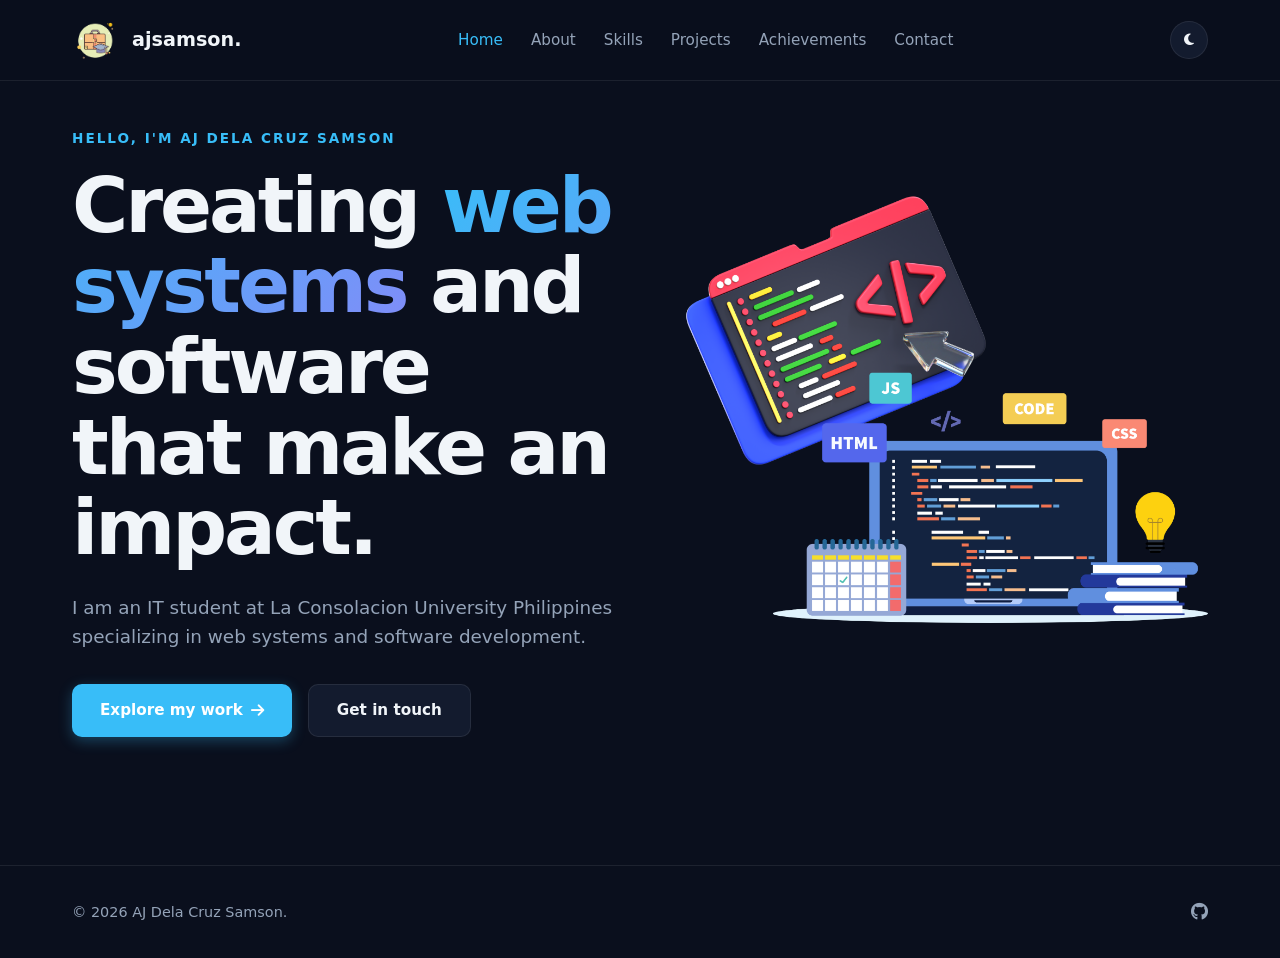
<file: index.html>
<!DOCTYPE html>
<html lang="en">
<head>
    <meta charset="UTF-8">
    <meta name="viewport" content="width=device-width, initial-scale=1.0">
    <title>AJ Samson | Home</title>
    <script>document.documentElement.setAttribute('data-theme', localStorage.getItem('theme') || 'dark');</script>
    <link rel="stylesheet" href="style.css">
    <link rel="stylesheet" href="https://cdnjs.cloudflare.com/ajax/libs/font-awesome/6.4.0/css/all.min.css">
</head>
<body>
    <header class="header">
        <div class="nav-container">
            <a href="index.html" class="logo">
           <img src="Internship.png" alt="Logo" style="width: 48px; height: 48px; max-width: 48px; object-fit: contain;">
           <span>ajsamson.</span>
         </a>   
            <nav class="navbar">
                <a href="index.html" class="nav-link active">Home</a>
                <a href="about.html" class="nav-link">About</a>
                <a href="skills.html" class="nav-link">Skills</a>
                <a href="projects.html" class="nav-link">Projects</a>
                <a href="achievements.html" class="nav-link">Achievements</a>
                <a href="contact.html" class="nav-link">Contact</a>
            </nav>
            <div class="nav-actions">
                <button id="theme-toggle" class="theme-btn" aria-label="Toggle Theme"><i class="fa-solid fa-moon"></i></button>
                <button id="mobile-menu" class="menu-toggle"><i class="fa-solid fa-bars"></i></button>
            </div>
        </div>
    </header>

    <main class="page-container home-hero">
        <section class="hero-content" aria-labelledby="home-title">
            <span class="section-number">HELLO, I'M AJ DELA CRUZ SAMSON</span>
            <h1 id="home-title" class="hero-title">Creating <span>web systems</span> and software that make an impact.</h1>
            <p class="hero-description">I am an IT student at La Consolacion University Philippines specializing in web systems and software development.</p>
            <div class="hero-actions">
                <a href="projects.html" class="btn primary-btn">Explore my work <i class="fa-solid fa-arrow-right"></i></a>
                <a href="contact.html" class="btn secondary-btn">Get in touch</a>
            </div>
        </section>
        <figure class="hero-visual">
            <img src="developer.png" alt="Illustration of a web development workspace">
        </figure>
    </main>

    <footer class="footer">
        <div class="container footer-flex" style="max-width: 1200px; margin: 0 auto; display: flex; justify-content: space-between; padding: 0 2rem;">
            <p>&copy; 2026 AJ Dela Cruz Samson.</p>
            <div class="footer-socials"><a href="https://github.com/samsonaj822-lgtm" target="_blank"><i class="fa-brands fa-github"></i></a></div>
        </div>
    </footer>
    <script src="script.js"></script>
</body>
</html>
</file>
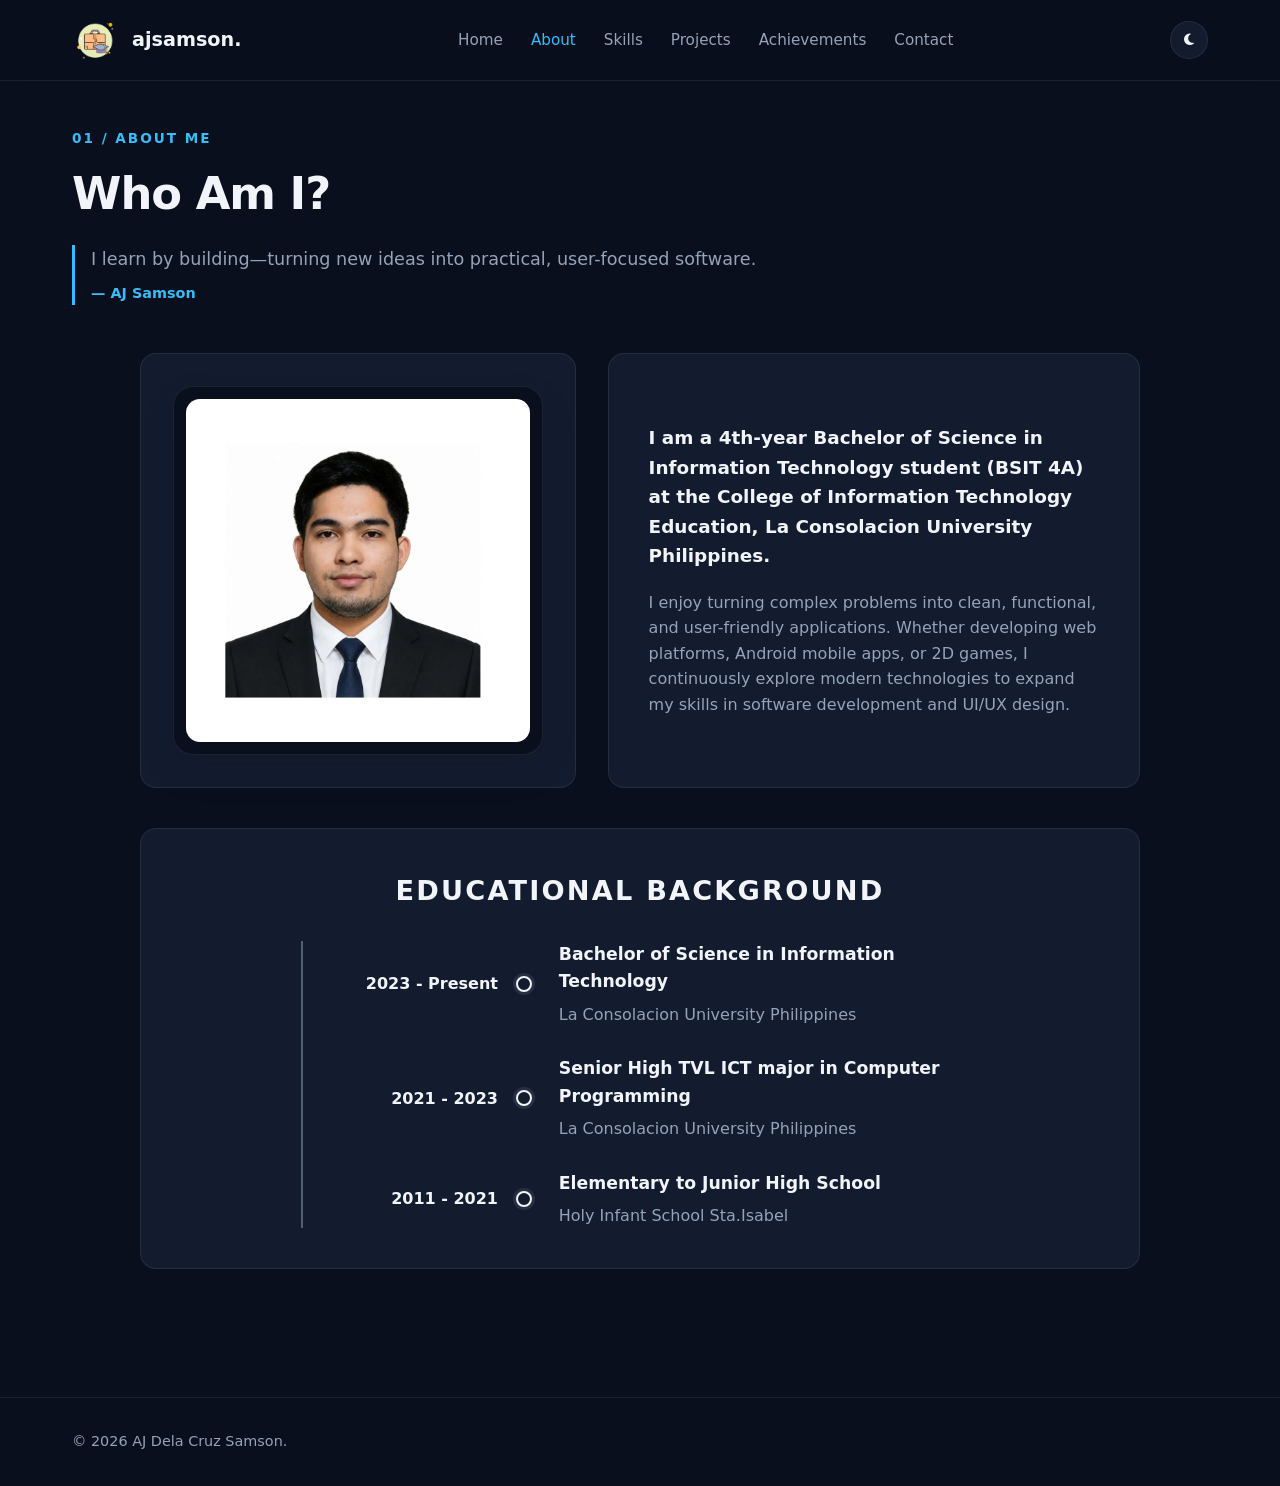
<file: about.html>
<!DOCTYPE html>
<html lang="en">
<head>
    <meta charset="UTF-8">
    <meta name="viewport" content="width=device-width, initial-scale=1.0">
    <title>AJ Samson | About Me</title>
    <script>document.documentElement.setAttribute('data-theme', localStorage.getItem('theme') || 'dark');</script>
    <link rel="stylesheet" href="style.css">
    <link rel="stylesheet" href="https://cdnjs.cloudflare.com/ajax/libs/font-awesome/6.4.0/css/all.min.css">
</head>
<body>
    <header class="header">
        <div class="nav-container">
            <a href="index.html" class="logo">
           <img src="Internship.png" alt="Logo" style="width: 48px; height: 48px; max-width: 48px; object-fit: contain;">
           <span>ajsamson.</span>
         </a>   
            <nav class="navbar">
                <a href="index.html" class="nav-link">Home</a>
                <a href="about.html" class="nav-link active">About</a>
                <a href="skills.html" class="nav-link">Skills</a>
                <a href="projects.html" class="nav-link">Projects</a>
                <a href="achievements.html" class="nav-link">Achievements</a>
                <a href="contact.html" class="nav-link">Contact</a>
            </nav>
            <div class="nav-actions">
                <button id="theme-toggle" class="theme-btn"><i class="fa-solid fa-moon"></i></button>
                <button id="mobile-menu" class="menu-toggle"><i class="fa-solid fa-bars"></i></button>
            </div>
        </div>
    </header>

    <main class="page-container">
        <div class="page-header">
            <span class="section-number">01 / ABOUT ME</span>
            <h1>Who Am I?</h1>
            <blockquote class="about-tagline">
                <p>I learn by building—turning new ideas into practical, user-focused software.</p>
                <footer>— AJ Samson</footer>
            </blockquote>
        </div>
        <div class="about-layout">
            <figure class="about-profile card-box">
                <div class="about-image-frame">
                    <img src="profile.png" alt="Professional portrait of AJ Samson">
                </div>
            </figure>
            <section class="about-copy card-box" aria-label="About my background">
                <p class="about-intro">I am a 4th-year Bachelor of Science in Information Technology student (BSIT 4A) at the College of Information Technology Education, La Consolacion University Philippines.</p>
                <p class="about-description">I enjoy turning complex problems into clean, functional, and user-friendly applications. Whether developing web platforms, Android mobile apps, or 2D games, I continuously explore modern technologies to expand my skills in software development and UI/UX design.</p>
            </section>
        </div>

        <section class="education-card card-box" aria-label="Educational background">
            <h2>Educational Background</h2>
            <div class="education-timeline">
                <div class="education-item">
                    <div class="education-year">2023 - Present</div>
                    <div class="education-dot" aria-hidden="true"></div>
                    <div class="education-details">
                        <h3>Bachelor of Science in Information Technology</h3>
                        <p>La Consolacion University Philippines</p>
                    </div>
                </div>

                <div class="education-item">
                    <div class="education-year">2021 - 2023</div>
                    <div class="education-dot" aria-hidden="true"></div>
                    <div class="education-details">
                        <h3>Senior High TVL ICT major in Computer Programming</h3>
                        <p>La Consolacion University Philippines</p>
                    </div>
                </div>

                <div class="education-item">
                    <div class="education-year">2011 - 2021</div>
                    <div class="education-dot" aria-hidden="true"></div>
                    <div class="education-details">
                        <h3>Elementary to Junior High School</h3>
                        <p>Holy Infant School Sta.Isabel</p>
                    </div>
                </div>
            </div>
        </section>
    </main>

    <footer class="footer"><div class="footer-flex"><p>&copy; 2026 AJ Dela Cruz Samson.</p></div></footer>
    <script src="script.js"></script>
</body>
</html>
</file>
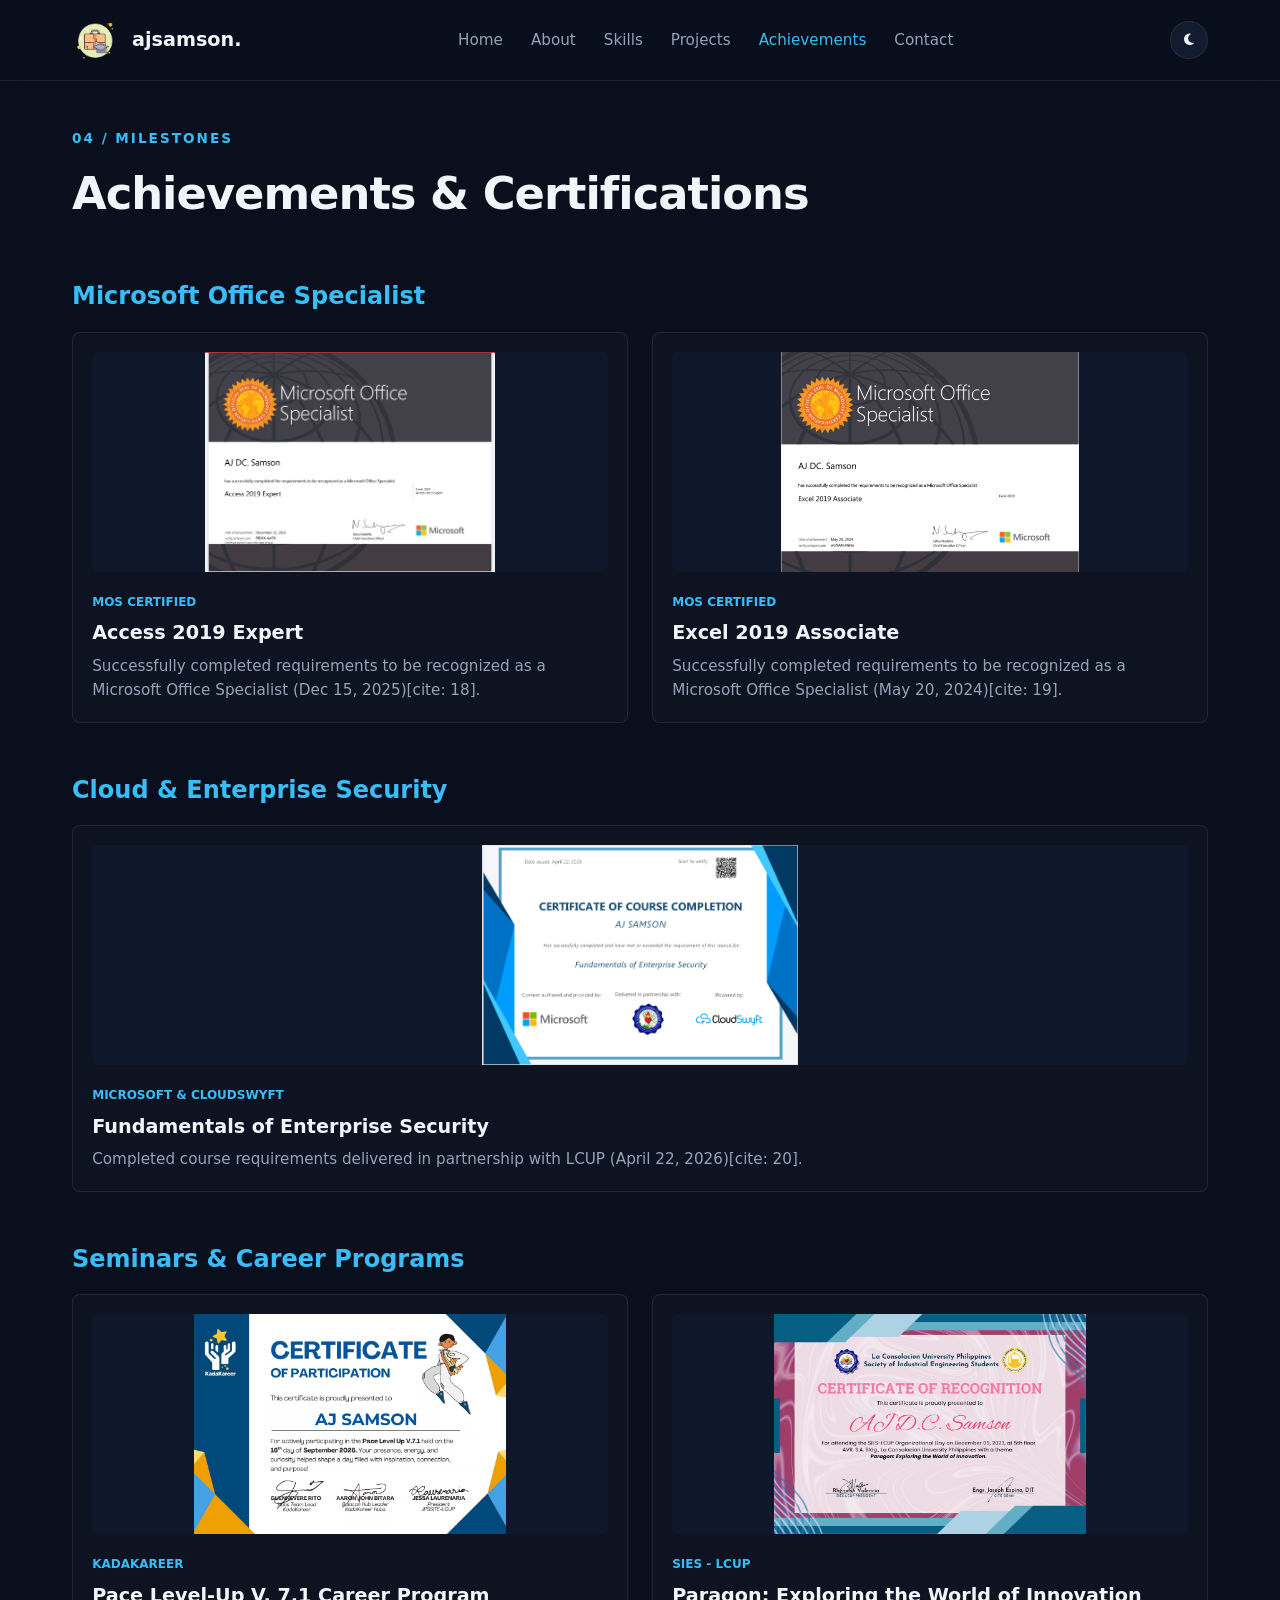
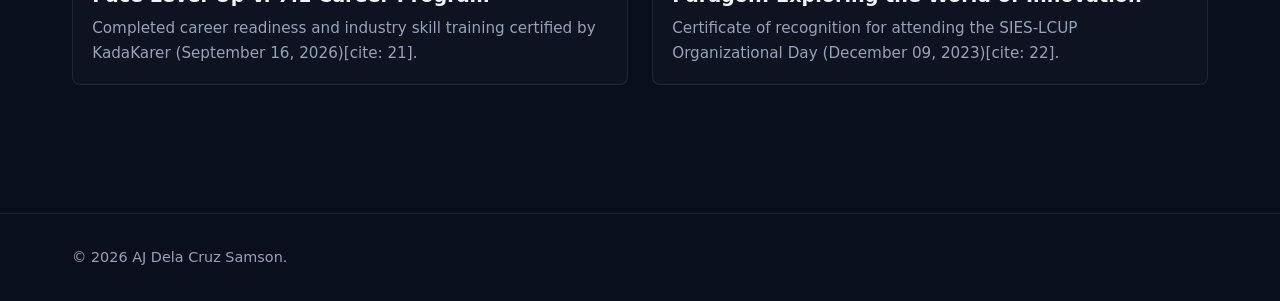
<file: achievements.html>
<!DOCTYPE html>
<html lang="en">
<head>
    <meta charset="UTF-8">
    <meta name="viewport" content="width=device-width, initial-scale=1.0">
    <title>AJ Samson | Achievements</title>
    <script>document.documentElement.setAttribute('data-theme', localStorage.getItem('theme') || 'dark');</script>
    <link rel="stylesheet" href="style.css">
    <link rel="stylesheet" href="https://cdnjs.cloudflare.com/ajax/libs/font-awesome/6.4.0/css/all.min.css">
</head>
<body>
    <header class="header">
        <div class="nav-container">
            <a href="index.html" class="logo">
               <img src="Internship.png" alt="Logo" style="width: 48px; height: 48px; max-width: 48px; object-fit: contain;">
               <span>ajsamson.</span>
            </a>   
            <nav class="navbar">
                <a href="index.html" class="nav-link">Home</a>
                <a href="about.html" class="nav-link">About</a>
                <a href="skills.html" class="nav-link">Skills</a>
                <a href="projects.html" class="nav-link">Projects</a>
                <a href="achievements.html" class="nav-link active">Achievements</a>
                <a href="contact.html" class="nav-link">Contact</a>
            </nav>
            <div class="nav-actions">
                <button id="theme-toggle" class="theme-btn"><i class="fa-solid fa-moon"></i></button>
                <button id="mobile-menu" class="menu-toggle"><i class="fa-solid fa-bars"></i></button>
            </div>
        </div>
    </header>

    <main class="page-container">
        <div class="page-header">
            <span class="section-number">04 / MILESTONES</span>
            <h1>Achievements & Certifications</h1>
        </div>

        <!-- KATEGORYA 1: Microsoft Office Specialist -->
        <h2 style="font-size: 1.5rem; margin-bottom: 1rem; color: var(--accent);">Microsoft Office Specialist</h2>
        <div style="display: grid; grid-template-columns: repeat(auto-fit, minmax(300px, 1fr)); gap: 1.5rem; margin-bottom: 3rem;">
            
            <!-- Access Expert Card -->
            <div class="card-box" style="display: flex; flex-direction: column; gap: 1rem; background: rgba(255, 255, 255, 0.02); padding: 1.2rem; border-radius: 8px;">
                <div style="width: 100%; height: 220px; background: #0f172a; border-radius: 6px; display: flex; align-items: center; justify-content: center; overflow: hidden;">
                    <img src="access.jpg" alt="Access 2019 Expert Certificate" style="width: 100%; height: 100%; object-fit: contain;">
                </div>
                <div>
                    <span style="font-size: 0.75rem; color: var(--accent); font-weight: 600;">MOS CERTIFIED</span>
                    <h3 style="font-size: 1.2rem; font-weight: 600; margin: 0.3rem 0;">Access 2019 Expert</h3>
                    <p style="color: var(--text-muted); font-size: 0.95rem;">Successfully completed requirements to be recognized as a Microsoft Office Specialist (Dec 15, 2025)[cite: 18].</p>
                </div>
            </div>

            <!-- Excel Associate Card -->
            <div class="card-box" style="display: flex; flex-direction: column; gap: 1rem; background: rgba(255, 255, 255, 0.02); padding: 1.2rem; border-radius: 8px;">
                <div style="width: 100%; height: 220px; background: #0f172a; border-radius: 6px; display: flex; align-items: center; justify-content: center; overflow: hidden;">
                    <img src="excel.jpg" alt="Excel 2019 Associate Certificate" style="width: 100%; height: 100%; object-fit: contain;">
                </div>
                <div>
                    <span style="font-size: 0.75rem; color: var(--accent); font-weight: 600;">MOS CERTIFIED</span>
                    <h3 style="font-size: 1.2rem; font-weight: 600; margin: 0.3rem 0;">Excel 2019 Associate</h3>
                    <p style="color: var(--text-muted); font-size: 0.95rem;">Successfully completed requirements to be recognized as a Microsoft Office Specialist (May 20, 2024)[cite: 19].</p>
                </div>
            </div>
        </div>

        <!-- KATEGORYA 2: Cloud & Enterprise Security -->
        <h2 style="font-size: 1.5rem; margin-bottom: 1rem; color: var(--accent);">Cloud & Enterprise Security</h2>
        <div style="display: grid; grid-template-columns: repeat(auto-fit, minmax(300px, 1fr)); gap: 1.5rem; margin-bottom: 3rem;">
            
            <!-- Enterprise Security Card -->
            <div class="card-box" style="display: flex; flex-direction: column; gap: 1rem; background: rgba(255, 255, 255, 0.02); padding: 1.2rem; border-radius: 8px;">
                <div style="width: 100%; height: 220px; background: #0f172a; border-radius: 6px; display: flex; align-items: center; justify-content: center; overflow: hidden;">
                    <img src="security.png" alt="Enterprise Security Certificate" style="width: 100%; height: 100%; object-fit: contain;">
                </div>
                <div>
                    <span style="font-size: 0.75rem; color: var(--accent); font-weight: 600;">MICROSOFT & CLOUDSWYFT</span>
                    <h3 style="font-size: 1.2rem; font-weight: 600; margin: 0.3rem 0;">Fundamentals of Enterprise Security</h3>
                    <p style="color: var(--text-muted); font-size: 0.95rem;">Completed course requirements delivered in partnership with LCUP (April 22, 2026)[cite: 20].</p>
                </div>
            </div>
        </div>

        <!-- KATEGORYA 3: Seminars & Career Programs -->
        <h2 style="font-size: 1.5rem; margin-bottom: 1rem; color: var(--accent);">Seminars & Career Programs</h2>
        <div style="display: grid; grid-template-columns: repeat(auto-fit, minmax(300px, 1fr)); gap: 1.5rem;">
            
            <!-- Pace Level-Up Card -->
            <div class="card-box" style="display: flex; flex-direction: column; gap: 1rem; background: rgba(255, 255, 255, 0.02); padding: 1.2rem; border-radius: 8px;">
                <div style="width: 100%; height: 220px; background: #0f172a; border-radius: 6px; display: flex; align-items: center; justify-content: center; overflow: hidden;">
                    <img src="pace.png" alt="Pace Level Up Certificate" style="width: 100%; height: 100%; object-fit: contain;">
                </div>
                <div>
                    <span style="font-size: 0.75rem; color: var(--accent); font-weight: 600;">KADAKAREER</span>
                    <h3 style="font-size: 1.2rem; font-weight: 600; margin: 0.3rem 0;">Pace Level-Up V. 7.1 Career Program</h3>
                    <p style="color: var(--text-muted); font-size: 0.95rem;">Completed career readiness and industry skill training certified by KadaKarer (September 16, 2026)[cite: 21].</p>
                </div>
            </div>

            <!-- Paragon Card -->
            <div class="card-box" style="display: flex; flex-direction: column; gap: 1rem; background: rgba(255, 255, 255, 0.02); padding: 1.2rem; border-radius: 8px;">
                <div style="width: 100%; height: 220px; background: #0f172a; border-radius: 6px; display: flex; align-items: center; justify-content: center; overflow: hidden;">
                    <img src="paragon.png" alt="Paragon Certificate" style="width: 100%; height: 100%; object-fit: contain;">
                </div>
                <div>
                    <span style="font-size: 0.75rem; color: var(--accent); font-weight: 600;">SIES - LCUP</span>
                    <h3 style="font-size: 1.2rem; font-weight: 600; margin: 0.3rem 0;">Paragon: Exploring the World of Innovation</h3>
                    <p style="color: var(--text-muted); font-size: 0.95rem;">Certificate of recognition for attending the SIES-LCUP Organizational Day (December 09, 2023)[cite: 22].</p>
                </div>
            </div>
        </div>
    </main>

    <footer class="footer"><div class="footer-flex"><p>&copy; 2026 AJ Dela Cruz Samson.</p></div></footer>
    <script src="script.js"></script>
</body>
</html>
</file>
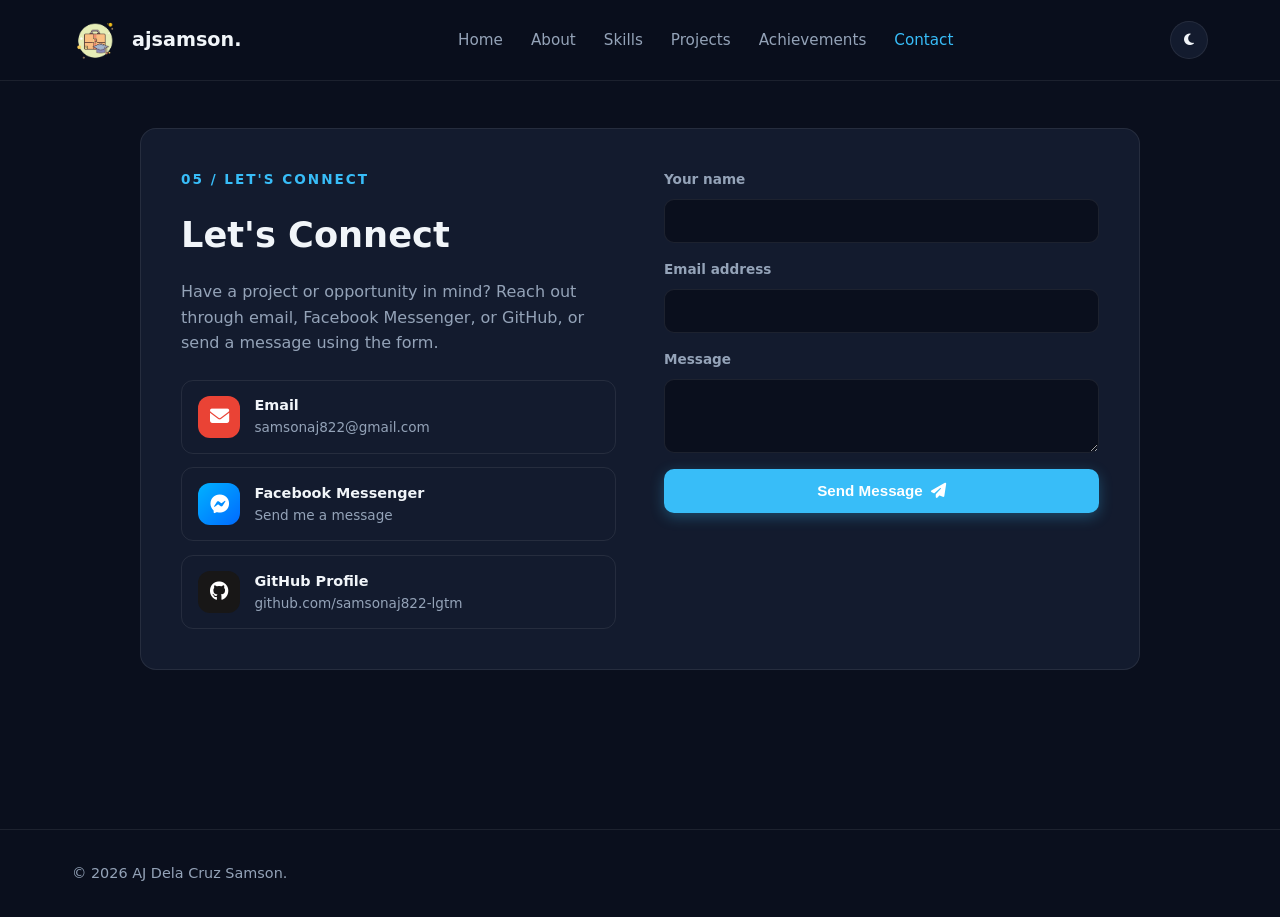
<file: contact.html>
<!DOCTYPE html>
<html lang="en">
<head>
    <meta charset="UTF-8">
    <meta name="viewport" content="width=device-width, initial-scale=1.0">
    <title>AJ Samson | Contact</title>
    <script>document.documentElement.setAttribute('data-theme', localStorage.getItem('theme') || 'dark');</script>
    <link rel="stylesheet" href="style.css">
    <link rel="stylesheet" href="https://cdnjs.cloudflare.com/ajax/libs/font-awesome/6.4.0/css/all.min.css">
</head>
<body>
    <header class="header">
        <div class="nav-container">
            <a href="index.html" class="logo">
           <img src="Internship.png" alt="Logo" style="width: 48px; height: 48px; max-width: 48px; object-fit: contain;">
           <span>ajsamson.</span>
         </a>   
            <nav class="navbar">
                <a href="index.html" class="nav-link">Home</a>
                <a href="about.html" class="nav-link">About</a>
                <a href="skills.html" class="nav-link">Skills</a>
                <a href="projects.html" class="nav-link">Projects</a>
                <a href="achievements.html" class="nav-link">Achievements</a>
                <a href="contact.html" class="nav-link active">Contact</a>
            </nav>
            <div class="nav-actions">
                <button id="theme-toggle" class="theme-btn"><i class="fa-solid fa-moon"></i></button>
                <button id="mobile-menu" class="menu-toggle"><i class="fa-solid fa-bars"></i></button>
            </div>
        </div>
    </header>

    <main class="page-container">
        <div class="card-box" style="display: grid; grid-template-columns: repeat(auto-fit, minmax(280px, 1fr)); gap: 3rem; max-width: 1000px; margin: 0 auto;">
            <div>
                <span class="section-number">05 / LET'S CONNECT</span>
                <h1 style="font-size: 2.2rem; margin: 1rem 0;">Let's Connect</h1>
                <p class="contact-intro">Have a project or opportunity in mind? Reach out through email, Facebook Messenger, or GitHub, or send a message using the form.</p>
                <div class="contact-methods" aria-label="Contact options">
                    <a class="contact-method" href="https://mail.google.com/mail/?view=cm&amp;fs=1&amp;to=samsonaj822@gmail.com" target="_blank" rel="noopener noreferrer">
                        <span class="contact-method-icon email-icon" aria-hidden="true"><i class="fa-solid fa-envelope"></i></span>
                        <span class="contact-method-text">
                            <span class="contact-method-label">Email</span>
                            <span class="contact-method-value">samsonaj822@gmail.com</span>
                        </span>
                    </a>
                    <a class="contact-method" href="https://www.facebook.com/messages/t/aj.samson.252402" target="_blank" rel="noopener noreferrer">
                        <span class="contact-method-icon messenger-icon" aria-hidden="true"><i class="fa-brands fa-facebook-messenger"></i></span>
                        <span class="contact-method-text">
                            <span class="contact-method-label">Facebook Messenger</span>
                            <span class="contact-method-value">Send me a message</span>
                        </span>
                    </a>
                    <a class="contact-method" href="https://github.com/samsonaj822-lgtm" target="_blank" rel="noopener noreferrer">
                        <span class="contact-method-icon github-icon" aria-hidden="true"><i class="fa-brands fa-github"></i></span>
                        <span class="contact-method-text">
                            <span class="contact-method-label">GitHub Profile</span>
                            <span class="contact-method-value">github.com/samsonaj822-lgtm</span>
                        </span>
                    </a>
                </div>
            </div>
            <form id="contact-form" action="https://formspree.io/f/xnpdnlyr" method="POST" style="display: flex; flex-direction: column; gap: 1rem;">
                <input type="hidden" name="_subject" value="New message from your portfolio">
                <div style="display: flex; flex-direction: column; gap: 0.5rem;">
                    <label for="name" style="font-size: 0.85rem; font-weight: 600; color: var(--text-muted);">Your name</label>
                    <input type="text" id="name" name="name" autocomplete="name" required style="background: var(--bg-primary); border: 1px solid var(--border-color); padding: 0.85rem; border-radius: 10px; color: var(--text-main);">
                </div>
                <div style="display: flex; flex-direction: column; gap: 0.5rem;">
                    <label for="email" style="font-size: 0.85rem; font-weight: 600; color: var(--text-muted);">Email address</label>
                    <input type="email" id="email" name="email" autocomplete="email" required style="background: var(--bg-primary); border: 1px solid var(--border-color); padding: 0.85rem; border-radius: 10px; color: var(--text-main);">
                </div>
                <div style="display: flex; flex-direction: column; gap: 0.5rem;">
                    <label for="message" style="font-size: 0.85rem; font-weight: 600; color: var(--text-muted);">Message</label>
                    <textarea id="message" name="message" rows="3" required style="background: var(--bg-primary); border: 1px solid var(--border-color); padding: 0.85rem; border-radius: 10px; color: var(--text-main); font-family: inherit;"></textarea>
                </div>
                <button type="submit" class="btn primary-btn" style="justify-content: center;">Send Message <i class="fa-solid fa-paper-plane"></i></button>
            </form>
        </div>
    </main>

    <footer class="footer"><div class="footer-flex"><p>&copy; 2026 AJ Dela Cruz Samson.</p></div></footer>
    <script src="script.js"></script>
</body>
</html>
</file>
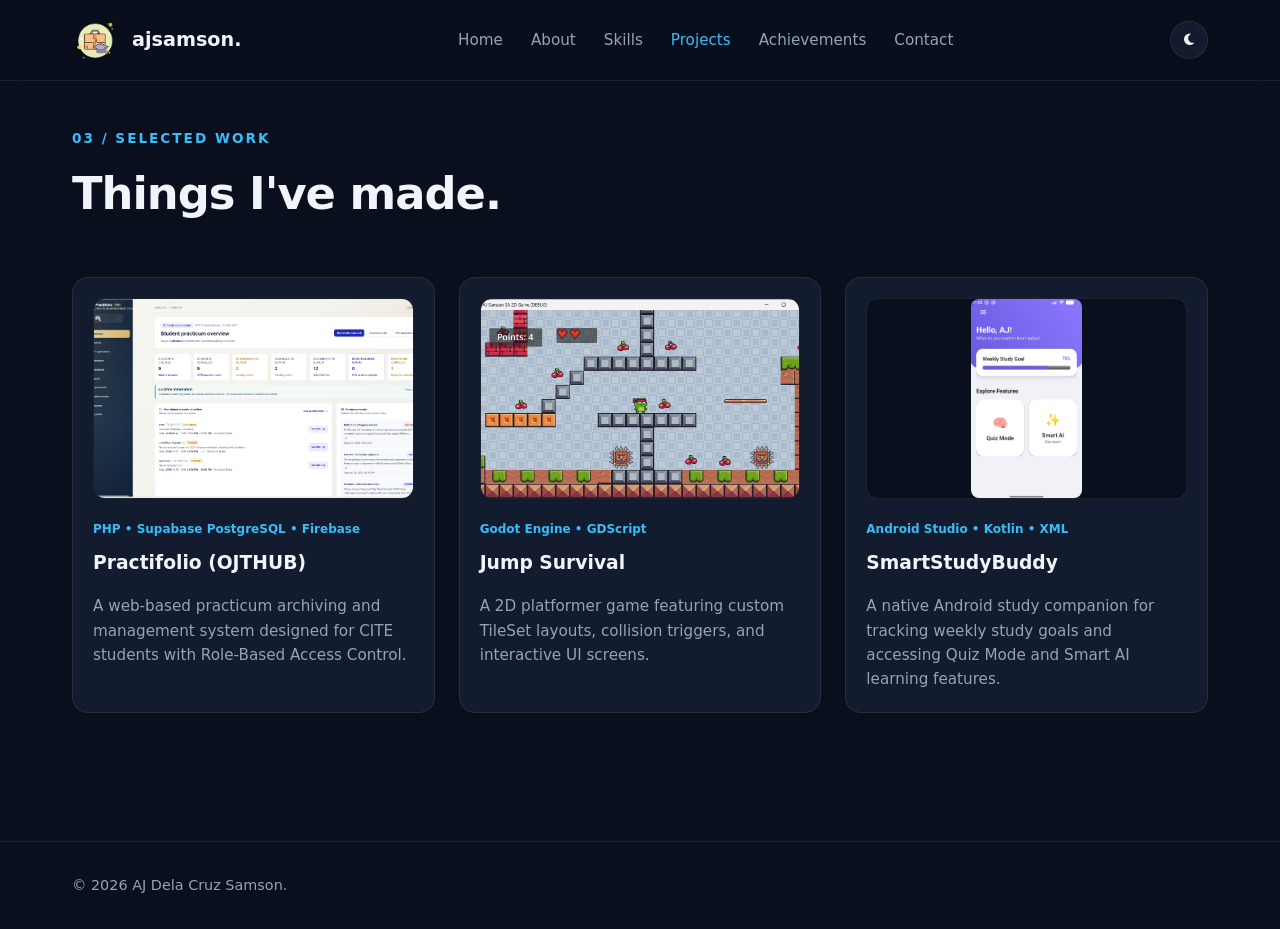
<file: projects.html>
<!DOCTYPE html>
<html lang="en">
<head>
    <meta charset="UTF-8">
    <meta name="viewport" content="width=device-width, initial-scale=1.0">
    <title>AJ Samson | Projects</title>
    <script>document.documentElement.setAttribute('data-theme', localStorage.getItem('theme') || 'dark');</script>
    <link rel="stylesheet" href="style.css">
    <link rel="stylesheet" href="https://cdnjs.cloudflare.com/ajax/libs/font-awesome/6.4.0/css/all.min.css">
</head>
<body>
    <header class="header">
        <div class="nav-container">
           <a href="index.html" class="logo">
           <img src="Internship.png" alt="Logo" style="width: 48px; height: 48px; max-width: 48px; object-fit: contain;">
           <span>ajsamson.</span>
         </a>   
            <nav class="navbar">
                <a href="index.html" class="nav-link">Home</a>
                <a href="about.html" class="nav-link">About</a>
                <a href="skills.html" class="nav-link">Skills</a>
                <a href="projects.html" class="nav-link active">Projects</a>
                <a href="achievements.html" class="nav-link">Achievements</a>
                <a href="contact.html" class="nav-link">Contact</a>
            </nav>
            <div class="nav-actions">
                <button id="theme-toggle" class="theme-btn"><i class="fa-solid fa-moon"></i></button>
                <button id="mobile-menu" class="menu-toggle"><i class="fa-solid fa-bars"></i></button>
            </div>
        </div>
    </header>

    <main class="page-container">
        <div class="page-header">
            <span class="section-number">03 / SELECTED WORK</span>
            <h1>Things I've made.</h1>
        </div>
        <div class="project-grid">
            <article class="card-box project-card">
                <div class="project-image-frame">
                    <img class="project-image" src="ojt.png" alt="Practifolio dashboard showing practicum records and student progress">
                </div>
                <div class="project-content">
                    <span style="font-size: 0.75rem; color: var(--accent); font-weight: 600;">PHP • Supabase PostgreSQL • Firebase</span>
                    <h3 style="margin: 0.5rem 0 1rem;">Practifolio (OJTHUB)</h3>
                    <p style="color: var(--text-muted); font-size: 0.95rem;">A web-based practicum archiving and management system designed for CITE students with Role-Based Access Control.</p>
                </div>
            </article>
            <article class="card-box project-card">
                <div class="project-image-frame">
                    <img class="project-image" src="jump.png" alt="Jump Survival gameplay with a points counter and platform obstacles">
                </div>
                <div class="project-content">
                    <span style="font-size: 0.75rem; color: var(--accent); font-weight: 600;">Godot Engine • GDScript</span>
                    <h3 style="margin: 0.5rem 0 1rem;">Jump Survival</h3>
                    <p style="color: var(--text-muted); font-size: 0.95rem;">A 2D platformer game featuring custom TileSet layouts, collision triggers, and interactive UI screens.</p>
                </div>
            </article>
            <article class="card-box project-card">
                <div class="project-image-frame project-image-frame-phone">
                    <img class="project-image project-image-phone" src="mobile.png" alt="Android app screen showing a weekly study goal and learning features">
                </div>
                <div class="project-content">
                    <span style="font-size: 0.75rem; color: var(--accent); font-weight: 600;">Android Studio • Kotlin • XML</span>
                    <h3 style="margin: 0.5rem 0 1rem;">SmartStudyBuddy</h3>
                    <p style="color: var(--text-muted); font-size: 0.95rem;">A native Android study companion for tracking weekly study goals and accessing Quiz Mode and Smart AI learning features.</p>
                </div>
            </article>
        </div>
    </main>

    <footer class="footer"><div class="footer-flex"><p>&copy; 2026 AJ Dela Cruz Samson.</p></div></footer>
    <script src="script.js"></script>
</body>
</html>
</file>
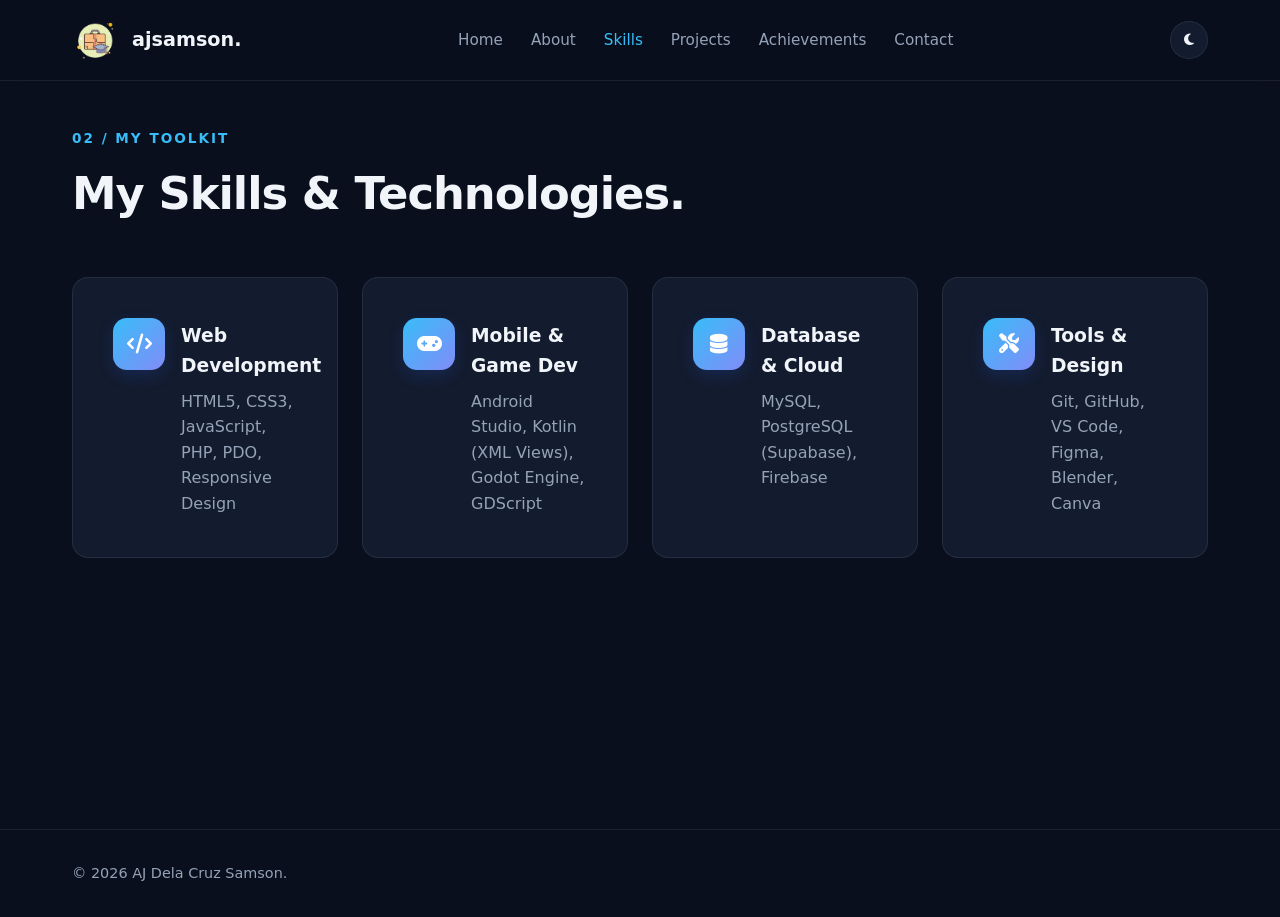
<file: skills.html>
<!DOCTYPE html>
<html lang="en">
<head>
    <meta charset="UTF-8">
    <meta name="viewport" content="width=device-width, initial-scale=1.0">
    <title>AJ Samson | Skills & Toolkit</title>
    <script>document.documentElement.setAttribute('data-theme', localStorage.getItem('theme') || 'dark');</script>
    <link rel="stylesheet" href="style.css">
    <link rel="stylesheet" href="https://cdnjs.cloudflare.com/ajax/libs/font-awesome/6.4.0/css/all.min.css">
</head>
<body>
    <header class="header">
        <div class="nav-container">
           <a href="index.html" class="logo">
           <img src="Internship.png" alt="Logo" style="width: 48px; height: 48px; max-width: 48px; object-fit: contain;">
           <span>ajsamson.</span>
         </a>   
            <nav class="navbar">
                <a href="index.html" class="nav-link">Home</a>
                <a href="about.html" class="nav-link">About</a>
                <a href="skills.html" class="nav-link active">Skills</a>
                <a href="projects.html" class="nav-link">Projects</a>
                <a href="achievements.html" class="nav-link">Achievements</a>
                <a href="contact.html" class="nav-link">Contact</a>
            </nav>
            <div class="nav-actions">
                <button id="theme-toggle" class="theme-btn"><i class="fa-solid fa-moon"></i></button>
                <button id="mobile-menu" class="menu-toggle"><i class="fa-solid fa-bars"></i></button>
            </div>
        </div>
    </header>

    <main class="page-container">
        <div class="page-header">
            <span class="section-number">02 / MY TOOLKIT</span>
            <h1>My Skills & Technologies.</h1>
        </div>
        <div class="skill-grid">
            <article class="card-box skill-card">
                <span class="skill-icon" aria-hidden="true"><i class="fa-solid fa-code"></i></span>
                <div><h3>Web Development</h3><p>HTML5, CSS3, JavaScript, PHP, PDO, Responsive Design</p></div>
            </article>
            <article class="card-box skill-card">
                <span class="skill-icon" aria-hidden="true"><i class="fa-solid fa-gamepad"></i></span>
                <div><h3>Mobile & Game Dev</h3><p>Android Studio, Kotlin (XML Views), Godot Engine, GDScript</p></div>
            </article>
            <article class="card-box skill-card">
                <span class="skill-icon" aria-hidden="true"><i class="fa-solid fa-database"></i></span>
                <div><h3>Database & Cloud</h3><p>MySQL, PostgreSQL (Supabase), Firebase</p></div>
            </article>
            <article class="card-box skill-card">
                <span class="skill-icon" aria-hidden="true"><i class="fa-solid fa-screwdriver-wrench"></i></span>
                <div><h3>Tools & Design</h3><p>Git, GitHub, VS Code, Figma, Blender, Canva</p></div>
            </article>
        </div>
    </main>

    <footer class="footer"><div class="footer-flex"><p>&copy; 2026 AJ Dela Cruz Samson.</p></div></footer>
    <script src="script.js"></script>
</body>
</html>
</file>
<file: style.css>
:root {
    --bg-primary: #0a0f1d;
    --bg-card: #131b2e;
    --bg-card-hover: #1c2640;
    --text-main: #f1f5f9;
    --text-muted: #94a3b8;
    --accent: #38bdf8;
    --accent-gradient: linear-gradient(135deg, #38bdf8 0%, #818cf8 100%);
    --border-color: rgba(255, 255, 255, 0.08);
    --transition: all 0.3s ease;
}

[data-theme="light"] {
    --bg-primary: #f8fafc;
    --bg-card: #ffffff;
    --bg-card-hover: #f1f5f9;
    --text-main: #0f172a;
    --text-muted: #64748b;
    --accent: #2563eb;
    --accent-gradient: linear-gradient(135deg, #2563eb 0%, #7c3aed 100%);
    --border-color: rgba(0, 0, 0, 0.08);
}

* {
    margin: 0;
    padding: 0;
    box-sizing: border-box;
}

body {
    font-family: 'Segoe UI', system-ui, -apple-system, sans-serif;
    background-color: var(--bg-primary);
    color: var(--text-main);
    line-height: 1.6;
    transition: var(--transition);
}

/* Header & Navbar */
.header {
    position: fixed;
    top: 0;
    left: 0;
    width: 100%;
    z-index: 1000;
    background: rgba(10, 15, 29, 0.85);
    backdrop-filter: blur(12px);
    border-bottom: 1px solid var(--border-color);
    transition: var(--transition);
}

[data-theme="light"] .header {
    background: rgba(248, 250, 252, 0.85);
}

.nav-container {
    max-width: 1200px;
    margin: 0 auto;
    padding: 1rem 2rem;
    display: flex;
    align-items: center;
    justify-content: space-between;
}

.logo {
    display: flex;
    align-items: center;
    gap: 0.75rem;
    text-decoration: none;
    color: var(--text-main);
    font-weight: 700;
    font-size: 1.2rem;
}

.logo-badge {
    background: var(--accent-gradient);
    color: white;
    width: 36px;
    height: 36px;
    border-radius: 8px;
    display: flex;
    align-items: center;
    justify-content: center;
    font-size: 0.95rem;
    font-weight: bold;
}

/* Navbar Links */
.navbar {
    display: flex;
    gap: 1.75rem;
}

.nav-link {
    text-decoration: none;
    color: var(--text-muted);
    font-size: 0.95rem;
    font-weight: 500;
    transition: var(--transition);
}

.nav-link:hover, .nav-link.active {
    color: var(--accent);
}

.nav-actions {
    display: flex;
    align-items: center;
    gap: 1rem;
}

.theme-btn {
    background: var(--bg-card);
    border: 1px solid var(--border-color);
    color: var(--text-main);
    width: 38px;
    height: 38px;
    border-radius: 50%;
    cursor: pointer;
    display: flex;
    align-items: center;
    justify-content: center;
    transition: var(--transition);
}

.theme-btn:hover {
    border-color: var(--accent);
}

/* Mobile Hamburger Menu Toggle */
.menu-toggle {
    display: none;
    background: none;
    border: none;
    color: var(--text-main);
    font-size: 1.5rem;
    cursor: pointer;
}

/* Page Wrapper */
.page-container {
    max-width: 1200px;
    margin: 0 auto;
    padding: 8rem 2rem 4rem;
    min-height: 85vh;
}

.page-header {
    margin-bottom: 3rem;
}

.section-number {
    font-size: 0.85rem;
    font-weight: 700;
    color: var(--accent);
    letter-spacing: 2px;
    display: block;
    margin-bottom: 0.5rem;
}

.page-header h1 {
    font-size: 2.8rem;
    font-weight: 800;
    letter-spacing: -1px;
}

.about-tagline {
    max-width: 700px;
    margin: 1rem 0 0;
    padding-left: 1rem;
    border-left: 3px solid var(--accent);
    color: var(--text-muted);
}

.about-tagline p {
    margin: 0;
    font-size: 1.1rem;
    line-height: 1.6;
}

.about-tagline footer {
    margin-top: 0.5rem;
    color: var(--accent);
    font-size: 0.9rem;
    font-style: normal;
    font-weight: 600;
}

.home-hero {
    display: grid;
    grid-template-columns: minmax(0, 1fr) minmax(300px, 1fr);
    gap: clamp(1.5rem, 4vw, 3rem);
    align-items: center;
    min-height: 75vh;
}

.hero-content {
    max-width: 780px;
}

.hero-visual {
    display: flex;
    justify-content: center;
    margin: 0;
}

.hero-visual img {
    display: block;
    width: 100%;
    max-width: 560px;
    max-height: 65vh;
    object-fit: contain;
}

.hero-title {
    max-width: 15ch;
    margin: 1rem 0 1.5rem;
    font-size: clamp(2.8rem, 6vw, 5rem);
    line-height: 1.05;
    letter-spacing: -0.04em;
}

.hero-title span {
    background: var(--accent-gradient);
    background-clip: text;
    -webkit-background-clip: text;
    -webkit-text-fill-color: transparent;
}

.hero-description {
    max-width: 620px;
    margin-bottom: 2rem;
    color: var(--text-muted);
    font-size: 1.15rem;
}

.hero-actions {
    display: flex;
    flex-wrap: wrap;
    gap: 1rem;
}

/* Buttons */
.btn {
    padding: 0.85rem 1.75rem;
    border-radius: 10px;
    font-weight: 600;
    text-decoration: none;
    display: inline-flex;
    align-items: center;
    gap: 0.5rem;
    transition: var(--transition);
    cursor: pointer;
    font-size: 0.95rem;
}

.primary-btn {
    background: var(--accent);
    color: white;
    box-shadow: 0 4px 14px rgba(56, 189, 248, 0.3);
    border: none;
}

.primary-btn:hover {
    transform: translateY(-2px);
    opacity: 0.95;
}

.secondary-btn {
    background: var(--bg-card);
    color: var(--text-main);
    border: 1px solid var(--border-color);
}

.secondary-btn:hover {
    border-color: var(--accent);
    background: var(--bg-card-hover);
}

/* Cards & Layouts */
.card-box {
    background: var(--bg-card);
    border: 1px solid var(--border-color);
    border-radius: 16px;
    padding: 2.5rem;
    transition: var(--transition);
}

.card-box:hover {
    border-color: var(--accent);
}

.skill-grid {
    display: grid;
    grid-template-columns: repeat(auto-fit, minmax(240px, 1fr));
    gap: 1.5rem;
}

.skill-card {
    display: grid;
    grid-template-columns: 52px minmax(0, 1fr);
    align-items: start;
    gap: 1rem;
}

.skill-card h3 {
    margin: 0.15rem 0 0.5rem;
}

.skill-card p {
    margin: 0;
    color: var(--text-muted);
}

.skill-icon {
    display: grid;
    width: 52px;
    height: 52px;
    place-items: center;
    border-radius: 14px;
    background: var(--accent-gradient);
    color: #ffffff;
    font-size: 1.25rem;
    box-shadow: 0 6px 16px rgba(37, 99, 235, 0.18);
}

/* About page */
.about-layout {
    display: grid;
    grid-template-columns: minmax(260px, 0.9fr) minmax(0, 1.1fr);
    gap: 2rem;
    align-items: stretch;
    max-width: 1000px;
    margin: 0 auto;
}

.about-profile {
    display: flex;
    align-items: center;
    justify-content: center;
    margin: 0;
    padding: clamp(1.25rem, 3vw, 2rem);
}

.about-image-frame {
    width: 100%;
    max-width: 380px;
    aspect-ratio: 1;
    padding: 0.75rem;
    overflow: hidden;
    border: 1px solid var(--border-color);
    border-radius: 20px;
    background: var(--bg-primary);
    box-shadow: 0 16px 36px rgba(15, 23, 42, 0.12);
}

.about-image-frame img {
    display: block;
    width: 100%;
    height: 100%;
    object-fit: contain;
    border-radius: 14px;
}

.about-copy {
    display: flex;
    flex-direction: column;
    justify-content: center;
    padding: clamp(1.5rem, 4vw, 2.5rem);
}

.about-intro {
    margin-bottom: 1.2rem;
    font-size: 1.15rem;
    font-weight: 600;
}

.about-description {
    color: var(--text-muted);
}

.contact-intro {
    color: var(--text-muted);
    margin-bottom: 1.5rem;
}

.contact-methods {
    display: grid;
    gap: 0.85rem;
}

.contact-method {
    display: flex;
    align-items: center;
    gap: 0.9rem;
    padding: 0.85rem 1rem;
    border: 1px solid var(--border-color);
    border-radius: 12px;
    color: var(--text-main);
    text-decoration: none;
    transition: var(--transition);
}

.contact-method:hover {
    border-color: var(--accent);
    background: var(--bg-card-hover);
    transform: translateY(-2px);
}

.contact-method-icon {
    display: grid;
    flex: 0 0 42px;
    width: 42px;
    height: 42px;
    place-items: center;
    border-radius: 12px;
    color: #ffffff;
    font-size: 1.2rem;
}

.email-icon {
    background: #ea4335;
}

.messenger-icon {
    background: linear-gradient(135deg, #00b2ff, #006aff);
}

.github-icon {
    background: #181717;
}

.contact-method-text {
    display: grid;
    min-width: 0;
}

.contact-method-label {
    font-size: 0.9rem;
    font-weight: 700;
}

.contact-method-value {
    overflow-wrap: anywhere;
    color: var(--text-muted);
    font-size: 0.85rem;
}

.education-card {
    max-width: 1000px;
    margin: 2.5rem auto 0;
    padding: clamp(1.5rem, 4vw, 2.5rem);
}

.education-card h2 {
    margin: 0 0 1.75rem;
    font-size: clamp(1.7rem, 2vw, 2.2rem);
    text-align: center;
    letter-spacing: 0.08em;
    text-transform: uppercase;
}

.education-timeline {
    position: relative;
    max-width: 700px;
    margin: 0 auto;
    padding-left: 1.75rem;
}

.education-timeline::before {
    content: "";
    position: absolute;
    left: 0.7rem;
    top: 0;
    bottom: 0;
    width: 2px;
    background: rgba(148, 163, 184, 0.5);
}

.education-item {
    position: relative;
    display: grid;
    grid-template-columns: 180px 20px minmax(0, 1fr);
    gap: 1.15rem;
    align-items: center;
    margin-bottom: 1.75rem;
}

.education-item:last-child {
    margin-bottom: 0;
}

.education-year {
    font-weight: 700;
    color: var(--text-main);
    text-align: right;
    font-size: 1rem;
}

.education-dot {
    position: relative;
    z-index: 1;
    width: 16px;
    height: 16px;
    border-radius: 50%;
    background: var(--bg-card);
    border: 2px solid var(--text-main);
    box-shadow: 0 0 0 3px rgba(148, 163, 184, 0.15);
}

.education-details {
    padding-left: 0.25rem;
}

.education-details h3 {
    margin: 0 0 0.35rem;
    font-size: 1.08rem;
    font-weight: 700;
}

.education-details p {
    margin: 0;
    color: var(--text-muted);
}

.project-grid {
    display: grid;
    grid-template-columns: repeat(auto-fit, minmax(min(100%, 300px), 1fr));
    align-items: stretch;
    gap: 1.5rem;
}

.project-card {
    display: flex;
    flex-direction: column;
    gap: 1rem;
    padding: 1.25rem;
}

.project-image-frame {
    width: 100%;
    aspect-ratio: 16 / 10;
    display: flex;
    align-items: center;
    justify-content: center;
    overflow: hidden;
    border: 1px solid var(--border-color);
    border-radius: 12px;
    background: var(--bg-primary);
}

.project-image {
    display: block;
    width: 100%;
    height: 100%;
    object-fit: cover;
}

.project-image-phone {
    width: auto;
    max-width: 100%;
    object-fit: contain;
    border-radius: 8px;
}

/* Footer */
.footer {
    border-top: 1px solid var(--border-color);
    padding: 2rem 0;
    margin-top: 4rem;
}

.footer-flex {
    max-width: 1200px;
    margin: 0 auto;
    padding: 0 2rem;
    display: flex;
    justify-content: space-between;
    align-items: center;
    color: var(--text-muted);
    font-size: 0.9rem;
}

.footer-socials {
    display: flex;
    gap: 1.2rem;
}

.footer-socials a {
    color: var(--text-muted);
    font-size: 1.1rem;
    transition: var(--transition);
}

.footer-socials a:hover {
    color: var(--accent);
}

/* Responsive Media Queries for Mobile Devices */
@media (max-width: 900px) {
    .menu-toggle {
        display: block;
    }
    .navbar {
        position: absolute;
        top: 100%;
        left: 0;
        width: 100%;
        background: var(--bg-card);
        flex-direction: column;
        align-items: center;
        padding: 2rem 0;
        border-bottom: 1px solid var(--border-color);
        clip-path: polygon(0 0, 100% 0, 100% 0, 0 0);
        transition: clip-path 0.4s ease-in-out;
        pointer-events: none;
    }
    .navbar.active {
        clip-path: polygon(0 0, 100% 0, 100% 100%, 0 100%);
        pointer-events: auto;
    }
    .nav-actions .cta-btn {
        display: none;
    }

    /* Custom logo styling para sa buong website */
.site-logo {
    width: 48px; /* Pwede mong taasan pa to halimbawa 52px o 56px kung gusto mo pang mas malaki */
    height: 48px;
    border-radius: 8px;
    object-fit: cover;
}

}

@media (max-width: 700px) {
    .home-hero {
        grid-template-columns: minmax(0, 1fr);
        gap: 2rem;
        min-height: 70vh;
    }

    .hero-visual img {
        max-width: 340px;
        max-height: 40vh;
    }

    .hero-title {
        font-size: clamp(2.6rem, 12vw, 4rem);
    }

    .hero-description {
        font-size: 1.05rem;
    }

    .about-layout {
        grid-template-columns: minmax(0, 1fr);
        gap: 1.25rem;
    }

    .about-profile {
        width: 100%;
        max-width: 420px;
        margin: 0 auto;
    }
}

[data-theme="light"] {
    --bg-primary: #e7ebf0;
    --bg-card: #f5f6f8;
    --bg-card-hover: #e9edf2;
    --text-main: #0f172a;
    --text-muted: #475569;
    --border-color: #cbd5e1;
}

[data-theme="light"] .header,
[data-theme="light"] .navbar {
    background: #f5f6f8;
}

[data-theme="light"] .card-box {
    background: #f5f6f8 !important;
}
[data-theme="light"] .primary-btn:hover {
    background: #1d4ed8;
}
</file>
